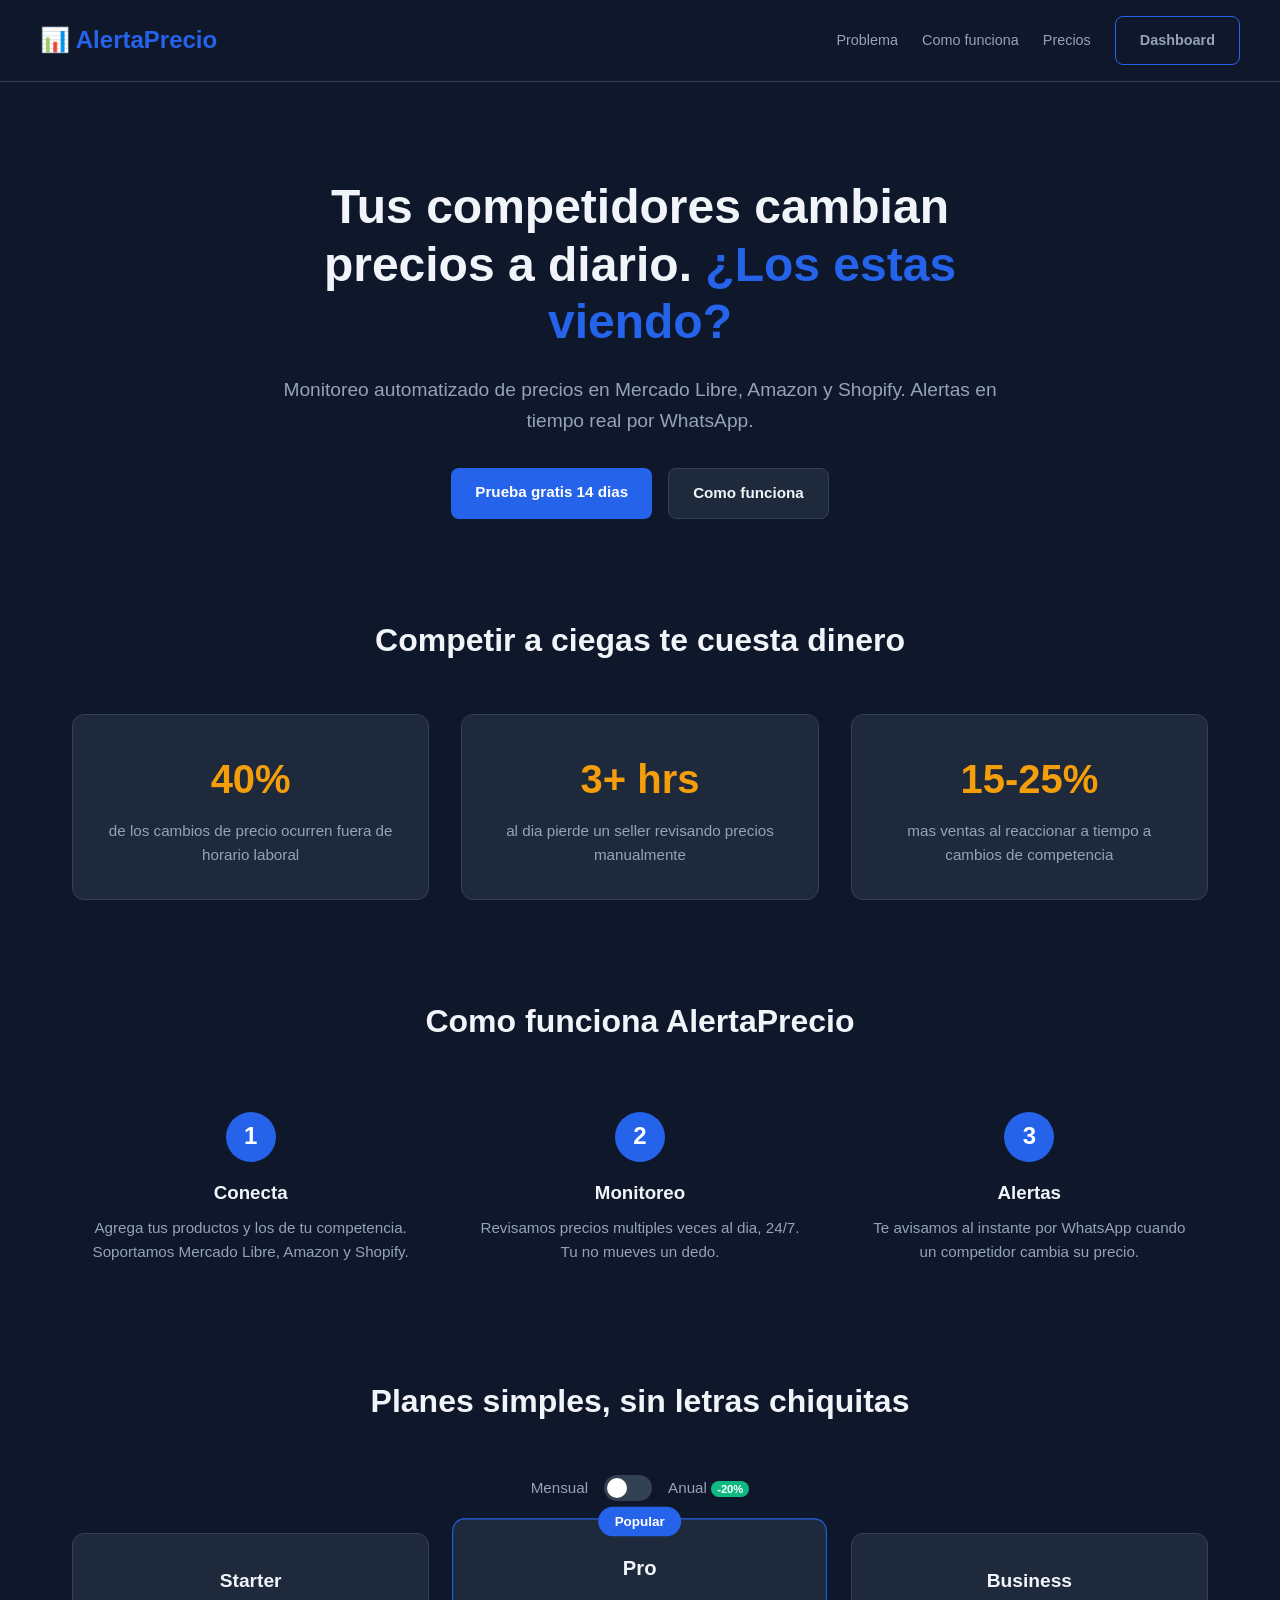
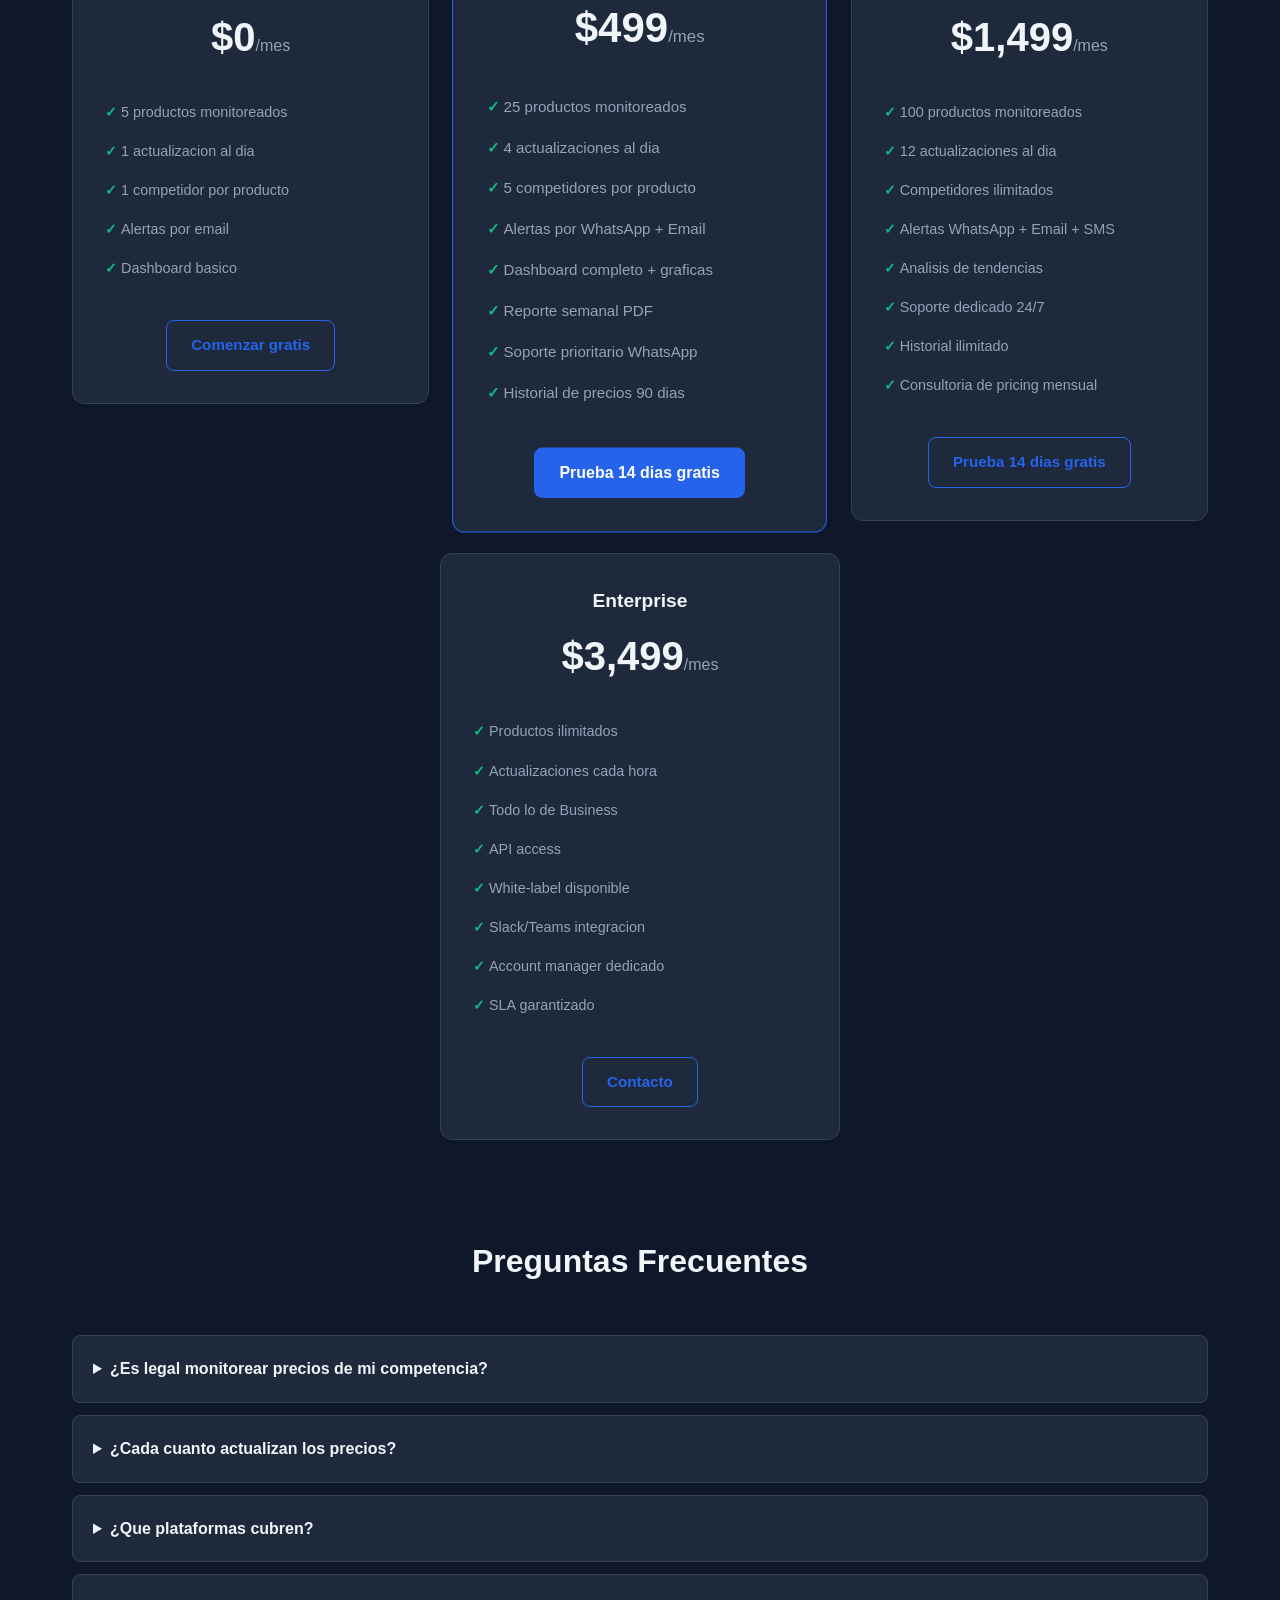
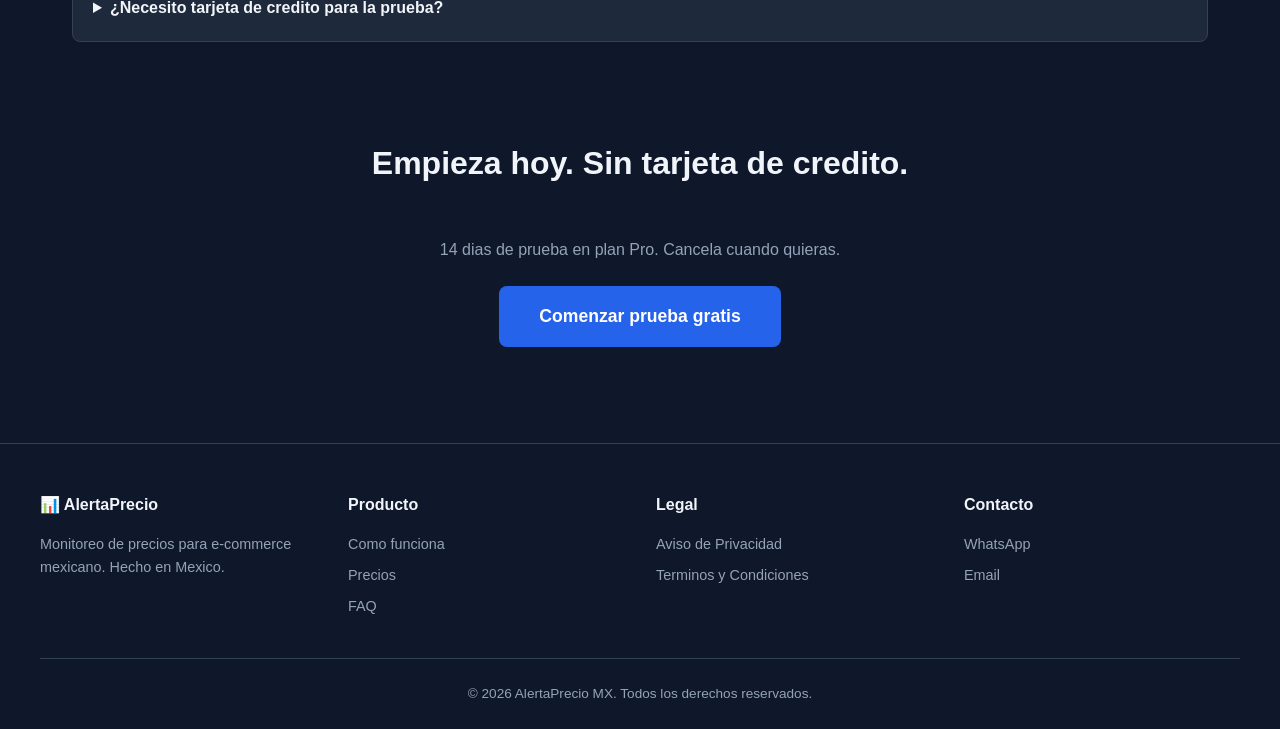
<file: index.html>
<!DOCTYPE html>
<html lang="es-MX">
<head>
  <meta charset="UTF-8">
  <meta name="viewport" content="width=device-width, initial-scale=1.0">

  <!-- SEO -->
  <title>AlertaPrecio MX — Monitoreo de Precios de Competencia</title>
  <meta name="description" content="Monitorea precios de competidores en Mercado Libre, Amazon y Shopify. Alertas en tiempo real por WhatsApp. 14 dias gratis.">
  <meta name="keywords" content="monitoreo de precios mexico, competencia mercadolibre, alertas de precio amazon, price tracking mx">
  <meta name="author" content="AlertaPrecio MX">
  <meta name="robots" content="index, follow">

  <!-- Open Graph / Social -->
  <meta property="og:title" content="AlertaPrecio MX — Monitoreo de Precios de Competencia">
  <meta property="og:description" content="Tus competidores cambian precios a diario. AlertaPrecio te avisa al instante por WhatsApp.">
  <meta property="og:type" content="website">
  <meta property="og:url" content="https://alertaprecio.mx">
  <meta property="og:locale" content="es_MX">

  <!-- Favicon -->
  <link rel="icon" type="image/svg+xml" href="data:image/svg+xml,<svg xmlns='http://www.w3.org/2000/svg' viewBox='0 0 100 100'><text y='.9em' font-size='90'>📊</text></svg>">

  <link rel="stylesheet" href="style.css">

  <!-- Schema.org -->
  <script type="application/ld+json">
  {
    "@context": "https://schema.org",
    "@type": "SoftwareApplication",
    "name": "AlertaPrecio MX",
    "applicationCategory": "BusinessApplication",
    "operatingSystem": "Web",
    "description": "Monitoreo de precios de competencia para e-commerce mexicano.",
    "offers": {
      "@type": "Offer",
      "price": "0",
      "priceCurrency": "MXN"
    }
  }
  </script>
</head>
<body>
  <header>
    <nav>
      <a href="/" class="logo" aria-label="AlertaPrecio MX — Inicio">📊 AlertaPrecio</a>
      <div class="nav-links">
        <a href="#problema">Problema</a>
        <a href="#como-funciona">Como funciona</a>
        <a href="#precios">Precios</a>
        <a href="app/" class="btn btn-outline">Dashboard</a>
      </div>
    </nav>
  </header>

  <main>
    <section class="hero">
      <h1>Tus competidores cambian precios a diario. <span class="highlight">¿Los estas viendo?</span></h1>
      <p class="hero-sub">Monitoreo automatizado de precios en Mercado Libre, Amazon y Shopify. Alertas en tiempo real por WhatsApp.</p>
      <div class="cta-group">
        <a href="#precios" class="btn btn-primary">Prueba gratis 14 dias</a>
        <a href="#como-funciona" class="btn btn-secondary">Como funciona</a>
      </div>
    </section>

    <section id="problema" class="problem">
      <h2>Competir a ciegas te cuesta dinero</h2>
      <div class="stats-grid">
        <div class="stat-card">
          <div class="stat-number">40%</div>
          <p>de los cambios de precio ocurren fuera de horario laboral</p>
        </div>
        <div class="stat-card">
          <div class="stat-number">3+ hrs</div>
          <p>al dia pierde un seller revisando precios manualmente</p>
        </div>
        <div class="stat-card">
          <div class="stat-number">15-25%</div>
          <p>mas ventas al reaccionar a tiempo a cambios de competencia</p>
        </div>
      </div>
    </section>

    <section id="como-funciona" class="how-it-works">
      <h2>Como funciona AlertaPrecio</h2>
      <div class="steps">
        <div class="step">
          <div class="step-number" aria-hidden="true">1</div>
          <h3>Conecta</h3>
          <p>Agrega tus productos y los de tu competencia. Soportamos Mercado Libre, Amazon y Shopify.</p>
        </div>
        <div class="step">
          <div class="step-number" aria-hidden="true">2</div>
          <h3>Monitoreo</h3>
          <p>Revisamos precios multiples veces al dia, 24/7. Tu no mueves un dedo.</p>
        </div>
        <div class="step">
          <div class="step-number" aria-hidden="true">3</div>
          <h3>Alertas</h3>
          <p>Te avisamos al instante por WhatsApp cuando un competidor cambia su precio.</p>
        </div>
      </div>
    </section>

    <section id="precios" class="pricing">
      <h2>Planes simples, sin letras chiquitas</h2>
      <div class="pricing-toggle">
        <span>Mensual</span>
        <label class="switch">
          <input type="checkbox" id="billingToggle">
          <span class="slider"></span>
        </label>
        <span>Anual <small class="discount-badge">-20%</small></span>
      </div>
      <div class="pricing-grid">
        <div class="pricing-card">
          <div class="plan-name">Starter</div>
          <div class="plan-price" data-monthly="0" data-annual="0">$0<span>/mes</span></div>
          <ul>
            <li>5 productos monitoreados</li>
            <li>1 actualizacion al dia</li>
            <li>1 competidor por producto</li>
            <li>Alertas por email</li>
            <li>Dashboard basico</li>
          </ul>
          <a href="#" class="btn btn-outline">Comenzar gratis</a>
        </div>

        <div class="pricing-card featured">
          <div class="plan-badge">Popular</div>
          <div class="plan-name">Pro</div>
          <div class="plan-price" data-monthly="499" data-annual="399">$499<span>/mes</span></div>
          <ul>
            <li>25 productos monitoreados</li>
            <li>4 actualizaciones al dia</li>
            <li>5 competidores por producto</li>
            <li>Alertas por WhatsApp + Email</li>
            <li>Dashboard completo + graficas</li>
            <li>Reporte semanal PDF</li>
            <li>Soporte prioritario WhatsApp</li>
            <li>Historial de precios 90 dias</li>
          </ul>
          <a href="#" class="btn btn-primary">Prueba 14 dias gratis</a>
        </div>

        <div class="pricing-card">
          <div class="plan-name">Business</div>
          <div class="plan-price" data-monthly="1499" data-annual="1199">$1,499<span>/mes</span></div>
          <ul>
            <li>100 productos monitoreados</li>
            <li>12 actualizaciones al dia</li>
            <li>Competidores ilimitados</li>
            <li>Alertas WhatsApp + Email + SMS</li>
            <li>Analisis de tendencias</li>
            <li>Soporte dedicado 24/7</li>
            <li>Historial ilimitado</li>
            <li>Consultoria de pricing mensual</li>
          </ul>
          <a href="#" class="btn btn-outline">Prueba 14 dias gratis</a>
        </div>
      </div>

      <div class="pricing-card enterprise-card">
        <div class="plan-name">Enterprise</div>
        <div class="plan-price" data-monthly="3499" data-annual="2799">$3,499<span>/mes</span></div>
        <ul>
          <li>Productos ilimitados</li>
          <li>Actualizaciones cada hora</li>
          <li>Todo lo de Business</li>
          <li>API access</li>
          <li>White-label disponible</li>
          <li>Slack/Teams integracion</li>
          <li>Account manager dedicado</li>
          <li>SLA garantizado</li>
        </ul>
        <a href="#" class="btn btn-outline">Contacto</a>
      </div>
    </section>

    <section id="faq" class="faq">
      <h2>Preguntas Frecuentes</h2>
      <details>
        <summary>¿Es legal monitorear precios de mi competencia?</summary>
        <p>Totalmente. Monitoreamos informacion publica de listings, lo mismo que harias manualmente, solo automatizado. Cumplimos con robots.txt y no extraemos datos personales.</p>
      </details>
      <details>
        <summary>¿Cada cuanto actualizan los precios?</summary>
        <p>Depende de tu plan: Starter 1 vez al dia, Pro 4 veces, Business 12 veces, Enterprise cada hora. Tu eliges la frecuencia que necesitas.</p>
      </details>
      <details>
        <summary>¿Que plataformas cubren?</summary>
        <p>Mercado Libre Mexico, Amazon Mexico, Shopify (cualquier tienda) y URLs custom. Si vendes en otra plataforma, contactanos y la agregamos.</p>
      </details>
      <details>
        <summary>¿Necesito tarjeta de credito para la prueba?</summary>
        <p>No. 14 dias gratis en plan Pro sin tarjeta. Si no te convence, no pagas nada.</p>
      </details>
    </section>

    <section class="cta-final">
      <h2>Empieza hoy. Sin tarjeta de credito.</h2>
      <p>14 dias de prueba en plan Pro. Cancela cuando quieras.</p>
      <a href="app/login.html" class="btn btn-primary btn-large">Comenzar prueba gratis</a>
    </section>
  </main>

  <footer>
    <div class="footer-content">
      <div class="footer-col">
        <h4>📊 AlertaPrecio</h4>
        <p>Monitoreo de precios para e-commerce mexicano. Hecho en Mexico.</p>
      </div>
      <div class="footer-col">
        <h4>Producto</h4>
        <a href="#como-funciona">Como funciona</a>
        <a href="#precios">Precios</a>
        <a href="#faq">FAQ</a>
      </div>
      <div class="footer-col">
        <h4>Legal</h4>
        <a href="#">Aviso de Privacidad</a>
        <a href="#">Terminos y Condiciones</a>
      </div>
      <div class="footer-col">
        <h4>Contacto</h4>
        <a href="https://wa.me/5214426475105">WhatsApp</a>
        <a href="mailto:max@alertaprecio.mx">Email</a>
      </div>
    </div>
    <div class="footer-bottom">
      <p>&copy; 2026 AlertaPrecio MX. Todos los derechos reservados.</p>
    </div>
  </footer>

  <script>
    // Pricing toggle: monthly / annual
    document.getElementById('billingToggle').addEventListener('change', function() {
      const isAnnual = this.checked;
      document.querySelectorAll('.plan-price').forEach(el => {
        const monthly = el.dataset.monthly;
        const annual = el.dataset.annual;
        if (!monthly || monthly === '0') return;
        const price = isAnnual ? annual : monthly;
        const span = el.querySelector('span');
        el.innerHTML = '$' + parseInt(price).toLocaleString('es-MX') + '<span>/mes' + (isAnnual ? ' (facturacion anual)' : '') + '</span>';
      });
    });
  </script>
</body>
</html>
</file>
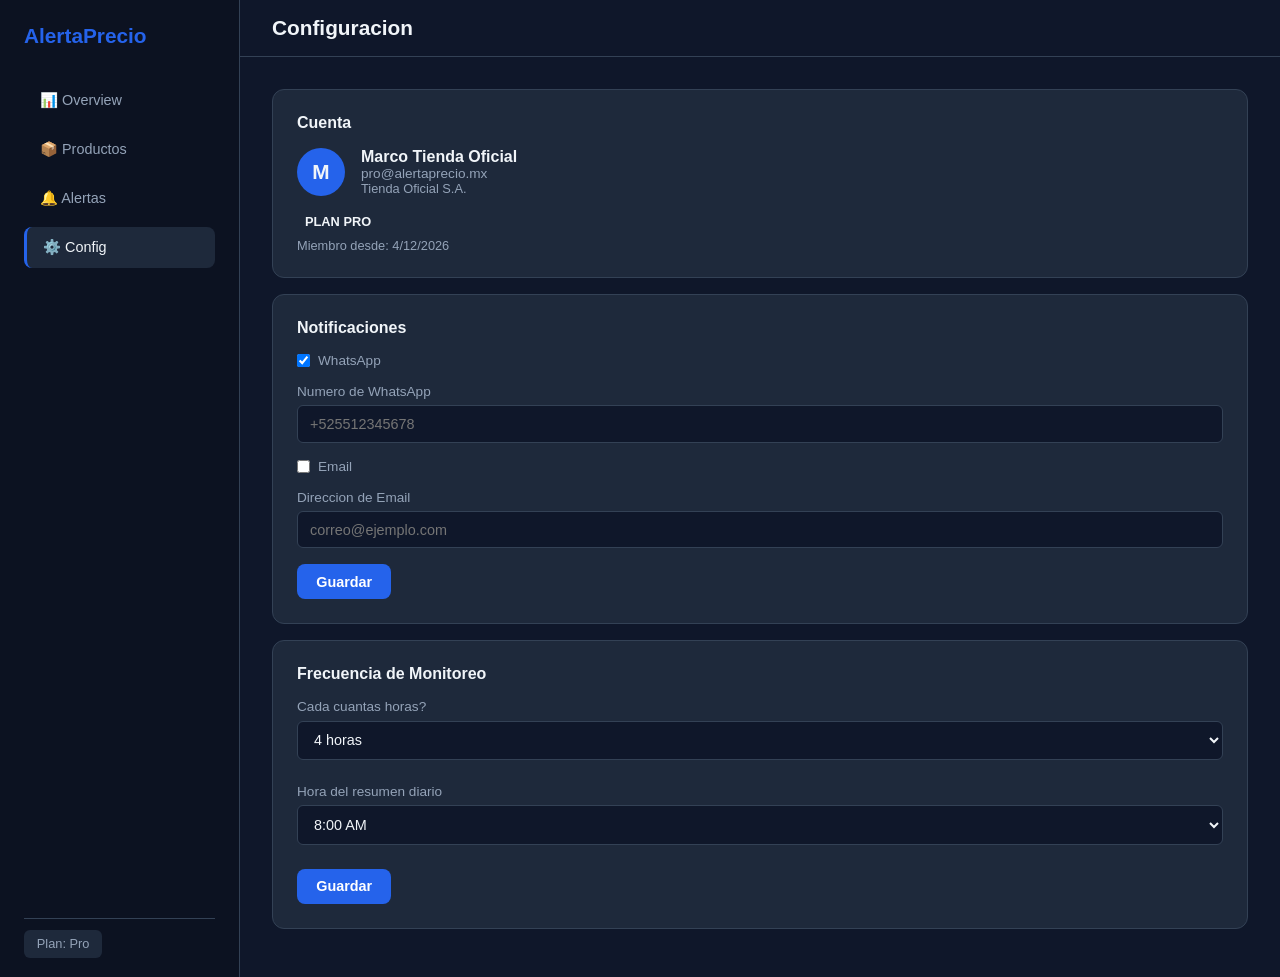
<file: app/config.html>
<!DOCTYPE html>
<html lang="es-MX">
<head>
  <meta charset="UTF-8">
  <meta name="viewport" content="width=device-width, initial-scale=1.0">
  <title>Configuracion — AlertaPrecio MX</title>
  <link rel="stylesheet" href="css/style.css">
</head>
<body>
  <div class="app">
    <aside class="sidebar">
      <div class="sidebar-logo">AlertaPrecio</div>
      <nav class="sidebar-nav">
        <a href="index.html" class="nav-item">📊 Overview</a>
        <a href="productos.html" class="nav-item">📦 Productos</a>
        <a href="alertas.html" class="nav-item">🔔 Alertas</a>
        <a href="config.html" class="nav-item active">⚙️ Config</a>
      </nav>
      <div class="sidebar-footer">
        <span class="plan-badge-sidebar" id="plan-badge">Plan: Starter</span>
      </div>
    </aside>
    <main class="main-content">
      <header class="topbar">
        <h1>Configuracion</h1>
      </header>
      <div class="content-area">
        <!-- Account Section -->
        <div class="config-section">
          <h2>Cuenta</h2>
          <div id="account-info">
            <div class="loading">Cargando...</div>
          </div>
        </div>

        <!-- Notifications Section -->
        <div class="config-section">
          <h2>Notificaciones</h2>
          <form id="notifications-form">
            <div class="form-group">
              <label class="checkbox-label">
                <input type="checkbox" id="notify-whatsapp" checked>
                WhatsApp
              </label>
            </div>
            <div class="form-group">
              <label for="notify-whatsapp-number">Numero de WhatsApp</label>
              <input type="tel" id="notify-whatsapp-number" placeholder="+525512345678">
            </div>
            <div class="form-group">
              <label class="checkbox-label">
                <input type="checkbox" id="notify-email">
                Email
              </label>
            </div>
            <div class="form-group">
              <label for="notify-email-addr">Direccion de Email</label>
              <input type="email" id="notify-email-addr" placeholder="correo@ejemplo.com">
            </div>
            <button type="submit" class="btn btn-primary">Guardar</button>
          </form>
        </div>

        <!-- Monitor Section -->
        <div class="config-section">
          <h2>Frecuencia de Monitoreo</h2>
          <form id="monitor-form">
            <div class="form-group">
              <label for="monitor-frequency">Cada cuantas horas?</label>
              <select id="monitor-frequency">
                <option value="4">4 horas</option>
                <option value="6">6 horas</option>
                <option value="12">12 horas</option>
                <option value="24">24 horas (diario)</option>
              </select>
            </div>
            <div class="form-group">
              <label for="monitor-digest">Hora del resumen diario</label>
              <select id="monitor-digest">
                <option value="8">8:00 AM</option>
                <option value="9">9:00 AM</option>
                <option value="10">10:00 AM</option>
                <option value="18">6:00 PM</option>
              </select>
            </div>
            <button type="submit" class="btn btn-primary">Guardar</button>
          </form>
        </div>
      </div>
    </main>
  </div>
  <script src="js/api.js"></script>
  <script src="js/app.js"></script>
</body>
</html>
</file>
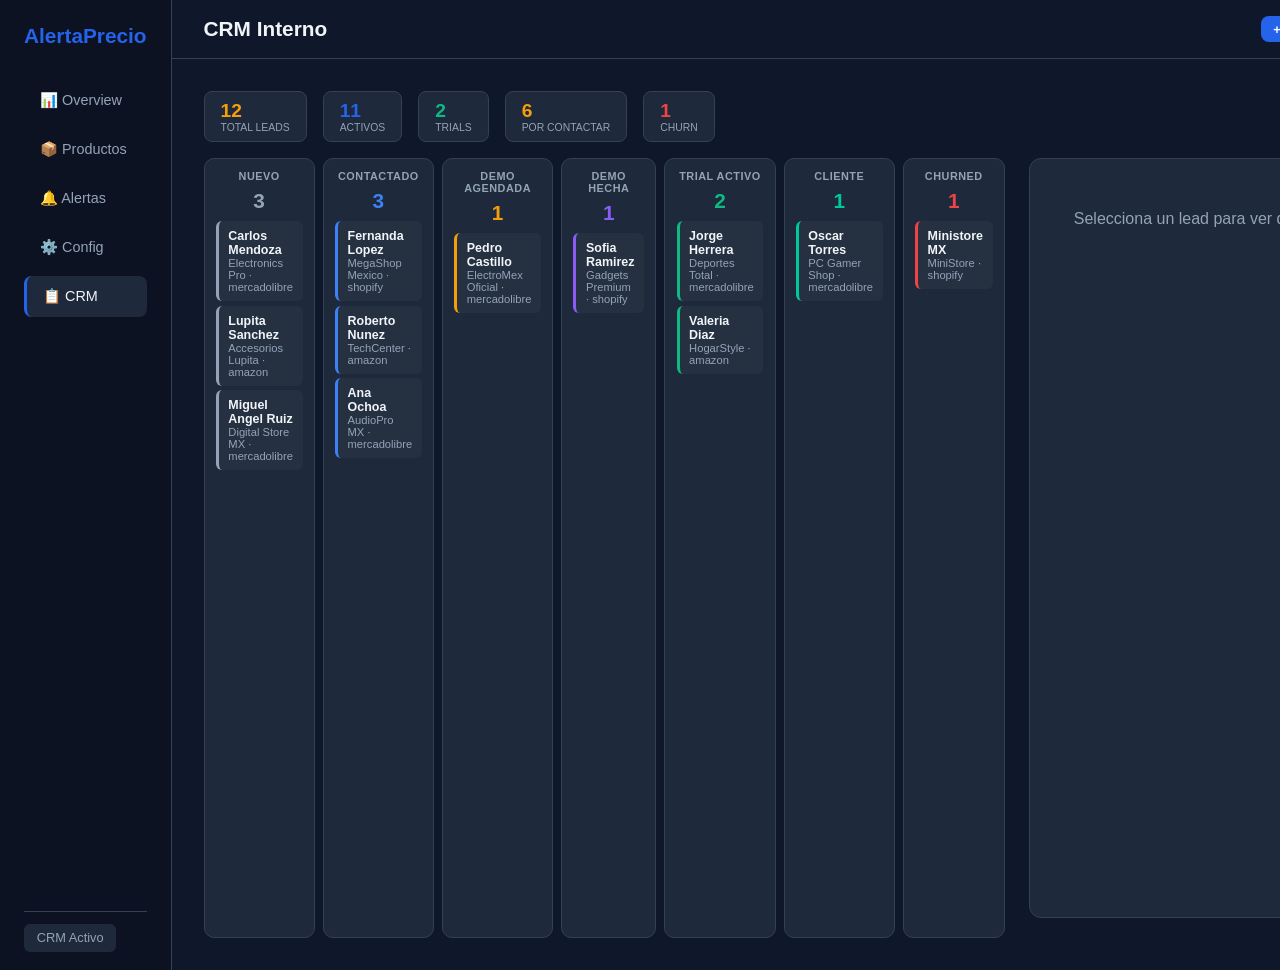
<file: app/crm.html>
<!DOCTYPE html>
<html lang="es-MX">
<head>
<meta charset="UTF-8">
<meta name="viewport" content="width=device-width, initial-scale=1.0">
<title>CRM — AlertaPrecio MX</title>
<link rel="stylesheet" href="css/style.css">
<style>
.crm-layout { display: grid; grid-template-columns: 1fr 340px; gap: 1.5rem; min-height: calc(100vh - 120px); }
.pipeline-col { background: var(--bg-card); border: 1px solid var(--border); border-radius: 10px; padding: 0.7rem; display: flex; flex-direction: column; }
.pipeline-col h3 { font-size: 0.68rem; text-transform: uppercase; letter-spacing: 0.5px; color: var(--text-muted); margin-bottom: 0.4rem; text-align: center; }
.pipeline-col .count { font-size: 1.3rem; font-weight: 800; text-align: center; color: var(--accent); margin-bottom: 0.5rem; }
.lead-card {
  background: rgba(255,255,255,0.03); border-radius: 6px; padding: 0.5rem 0.6rem;
  margin-bottom: 0.3rem; font-size: 0.78rem; cursor: pointer;
  border-left: 3px solid var(--primary); transition: all 0.15s;
}
.lead-card:hover { background: rgba(37,99,235,0.15); border-left-color: var(--accent); }
.lead-card .ln { font-weight: 600; }
.lead-card .lc { color: var(--text-muted); font-size: 0.7rem; }
.lead-panel { background: var(--bg-card); border: 1px solid var(--border); border-radius: 12px; padding: 1.2rem; position: sticky; top: 1rem; max-height: calc(100vh - 140px); overflow-y: auto; }
.lead-panel h2 { font-size: 1rem; margin-bottom: 1rem; }
.lead-panel .field { margin-bottom: 0.8rem; }
.lead-panel .field label { display: block; font-size: 0.72rem; color: var(--text-muted); text-transform: uppercase; letter-spacing: 0.5px; margin-bottom: 0.2rem; }
.lead-panel .field input, .lead-panel .field select {
  width: 100%; padding: 0.5rem 0.6rem; background: var(--bg); border: 1px solid var(--border);
  border-radius: 6px; color: var(--text); font-size: 0.85rem;
}
.lead-panel .field input:focus, .lead-panel .field select:focus { outline: none; border-color: var(--primary); }
.contact-row { display: flex; align-items: center; gap: 0.5rem; padding: 0.35rem 0; font-size: 0.78rem; border-bottom: 1px solid var(--border); }
.contact-row .type { color: var(--accent); font-weight: 600; font-size: 0.68rem; }
.contact-row .notes { color: var(--text-muted); flex: 1; }
.actions { display: flex; gap: 0.4rem; margin-top: 1rem; flex-wrap: wrap; }
.empty-pipeline { text-align: center; color: var(--text-muted); padding: 2rem; font-size: 0.85rem; }
.empty-pipeline button { margin-top: 0.5rem; }
.stats-bar { display: flex; gap: 1rem; margin-bottom: 1rem; flex-wrap: wrap; }
.stat-pill { background: var(--bg-card); border: 1px solid var(--border); border-radius: 8px; padding: 0.5rem 1rem; font-size: 0.78rem; }
.stat-pill .sv { font-size: 1.2rem; font-weight: 700; }
.stat-pill .sl { font-size: 0.65rem; color: var(--text-muted); text-transform: uppercase; }
</style>
</head>
<body>
<div class="app">
<aside class="sidebar">
  <div class="sidebar-logo">AlertaPrecio</div>
  <nav class="sidebar-nav">
    <a href="index.html" class="nav-item">📊 Overview</a>
    <a href="productos.html" class="nav-item">📦 Productos</a>
    <a href="alertas.html" class="nav-item">🔔 Alertas</a>
    <a href="config.html" class="nav-item">⚙️ Config</a>
    <a href="crm.html" class="nav-item active">📋 CRM</a>
  </nav>
  <div class="sidebar-footer"><span class="plan-badge-sidebar">CRM Activo</span></div>
</aside>
<main class="main-content">
<header class="topbar">
  <h1>CRM Interno</h1>
  <div><button class="btn btn-primary btn-sm" onclick="newLead()">+ Nuevo Lead</button></div>
</header>
<div class="content-area">
  <div class="stats-bar" id="stats-bar"></div>
  <div class="crm-layout">
    <div id="pipeline-container" style="display:grid;grid-template-columns:repeat(7,1fr);gap:0.5rem"></div>
    <div class="lead-panel" id="lead-panel">
      <p style="color:var(--text-muted);text-align:center;padding-top:2rem">Selecciona un lead para ver detalle</p>
    </div>
  </div>
</div>
</main>
</div>

<script>
// ========== DATA STORE (localStorage) ==========
var STAGES = ['lead_nuevo','contactado','demo_agendada','demo_realizada','trial_activo','cliente','churned'];
var STAGE_LABELS = {lead_nuevo:'Nuevo',contactado:'Contactado',demo_agendada:'Demo Agendada',demo_realizada:'Demo Hecha',trial_activo:'Trial Activo',cliente:'Cliente',churned:'Churned'};
var STAGE_COLORS = {lead_nuevo:'#94a3b8',contactado:'#3b82f6',demo_agendada:'#f59e0b',demo_realizada:'#8b5cf6',trial_activo:'#10b981',cliente:'#00c896',churned:'#ef4444'};

function loadLeads() {
  var raw = localStorage.getItem('crm_leads');
  return raw ? JSON.parse(raw) : [];
}
function saveLeads(leads) {
  localStorage.setItem('crm_leads', JSON.stringify(leads));
}
function loadContacts() {
  var raw = localStorage.getItem('crm_contacts');
  return raw ? JSON.parse(raw) : [];
}
function saveContacts(contacts) {
  localStorage.setItem('crm_contacts', JSON.stringify(contacts));
}

// Seed data if empty
if (!localStorage.getItem('crm_leads')) {
  var seed = [
    {id:1,name:'Carlos Mendoza',company:'Electronics Pro',email:'carlos@electropro.mx',whatsapp:'+525518887766',platform:'mercadolibre',category:'Electrónicos',stage:'lead_nuevo',source:'directo',notes:''},
    {id:2,name:'Lupita Sanchez',company:'Accesorios Lupita',email:'lupita@accesorios.mx',whatsapp:'+525531234567',platform:'amazon',category:'Moda',stage:'lead_nuevo',source:'directo',notes:''},
    {id:3,name:'Miguel Angel Ruiz',company:'Digital Store MX',email:'miguel@digitalstore.mx',whatsapp:'+525541112233',platform:'mercadolibre',category:'Videojuegos',stage:'lead_nuevo',source:'directo',notes:''},
    {id:4,name:'Fernanda Lopez',company:'MegaShop Mexico',email:'fer@megashop.mx',whatsapp:'+525558889900',platform:'shopify',category:'Electrónicos',stage:'contactado',source:'directo',notes:'Interesada en plan Pro'},
    {id:5,name:'Roberto Nunez',company:'TechCenter',email:'roberto@techcenter.mx',whatsapp:'+525572223344',platform:'amazon',category:'Audio',stage:'contactado',source:'directo',notes:''},
    {id:6,name:'Ana Ochoa',company:'AudioPro MX',email:'ana@audiopro.mx',whatsapp:'+525563334455',platform:'mercadolibre',category:'Audio',stage:'contactado',source:'directo',notes:''},
    {id:7,name:'Pedro Castillo',company:'ElectroMex Oficial',email:'pedro@electromex.mx',whatsapp:'+525591122233',platform:'mercadolibre',category:'Electrónicos',stage:'demo_agendada',source:'directo',notes:'Demo miercoles 3pm'},
    {id:8,name:'Sofia Ramirez',company:'Gadgets Premium',email:'sofia@gadgets.mx',whatsapp:'+525544556677',platform:'shopify',category:'Electrónicos',stage:'demo_realizada',source:'directo',notes:'Quiere trial de 14 dias'},
    {id:9,name:'Jorge Herrera',company:'Deportes Total',email:'jorge@deportes.mx',whatsapp:'+525577889900',platform:'mercadolibre',category:'Deportes',stage:'trial_activo',source:'directo',notes:''},
    {id:10,name:'Valeria Diaz',company:'HogarStyle',email:'valeria@hogarstyle.mx',whatsapp:'+525533221100',platform:'amazon',category:'Hogar',stage:'trial_activo',source:'directo',notes:''},
    {id:11,name:'Oscar Torres',company:'PC Gamer Shop',email:'oscar@pcgamer.mx',whatsapp:'+525566554433',platform:'mercadolibre',category:'Electrónicos',stage:'cliente',source:'directo',notes:'Plan Pro — $499/mes'},
    {id:12,name:'Ministore MX',company:'MiniStore',email:'',whatsapp:'+525599887766',platform:'shopify',category:'Moda',stage:'churned',source:'directo',notes:'Cerro tienda'},
  ];
  saveLeads(seed);
  var seedContacts = [
    {id:1,lead_id:4,type:'whatsapp',result:'interesado',notes:'Quiere demo el lunes',created_at:new Date().toISOString()},
    {id:2,lead_id:5,type:'email',result:'pendiente',notes:'Esperando respuesta',created_at:new Date().toISOString()},
    {id:3,lead_id:6,type:'whatsapp',result:'confirmada',notes:'Demo miercoles 3pm',created_at:new Date().toISOString()},
    {id:4,lead_id:7,type:'whatsapp',result:'confirmada',notes:'Confirmo asistencia',created_at:new Date().toISOString()},
    {id:5,lead_id:11,type:'email',result:'cliente',notes:'Facturacion enviada',created_at:new Date().toISOString()},
  ];
  saveContacts(seedContacts);
}

// ========== RENDER ==========
var selectedLead = null;

function render() {
  var leads = loadLeads();
  var container = document.getElementById('pipeline-container');
  var html = '';
  STAGES.forEach(function(stage) {
    var stageLeads = leads.filter(function(l) { return l.stage === stage; });
    html += '<div class="pipeline-col"><h3>' + STAGE_LABELS[stage] + '</h3><div class="count" style="color:' + (STAGE_COLORS[stage]||'#fff') + '">' + stageLeads.length + '</div>';
    stageLeads.forEach(function(l) {
      html += '<div class="lead-card" style="border-left-color:' + (STAGE_COLORS[stage]||'#fff') + '" onclick="selectLead(' + l.id + ')" draggable="true" data-id="' + l.id + '">'
        + '<div class="ln">' + esc(l.name) + '</div>'
        + '<div class="lc">' + esc(l.company) + ' · ' + esc(l.platform) + '</div></div>';
    });
    html += '</div>';
  });
  container.innerHTML = html;

  // Stats
  var stats = document.getElementById('stats-bar');
  stats.innerHTML = '<div class="stat-pill"><div class="sv" style="color:var(--accent)">' + leads.length + '</div><div class="sl">Total Leads</div></div>'
    + '<div class="stat-pill"><div class="sv" style="color:var(--primary)">' + leads.filter(function(l){return l.stage!=='churned'}).length + '</div><div class="sl">Activos</div></div>'
    + '<div class="stat-pill"><div class="sv" style="color:var(--success)">' + leads.filter(function(l){return l.stage==='trial_activo'}).length + '</div><div class="sl">Trials</div></div>'
    + '<div class="stat-pill"><div class="sv" style="color:#f59e0b">' + leads.filter(function(l){return l.stage==='lead_nuevo'||l.stage==='contactado'}).length + '</div><div class="sl">Por Contactar</div></div>'
    + '<div class="stat-pill"><div class="sv" style="color:var(--danger)">' + leads.filter(function(l){return l.stage==='churned'}).length + '</div><div class="sl">Churn</div></div>';

  // Update panel if lead selected
  if (selectedLead) {
    var updated = leads.find(function(l) { return l.id === selectedLead.id; });
    if (updated) showLeadPanel(updated);
  }
}

function selectLead(id) {
  var leads = loadLeads();
  selectedLead = leads.find(function(l) { return l.id === id; });
  if (selectedLead) showLeadPanel(selectedLead);
}

function showLeadPanel(lead) {
  var contacts = loadContacts().filter(function(c) { return c.lead_id === lead.id; });
  var panel = document.getElementById('lead-panel');
  panel.innerHTML = '<h2>' + esc(lead.name) + '</h2>'
    + '<div class="field"><label>Empresa</label><input id="edit-company" value="' + esc(lead.company) + '"></div>'
    + '<div class="field"><label>Email</label><input id="edit-email" type="email" value="' + esc(lead.email||'') + '"></div>'
    + '<div class="field"><label>WhatsApp</label><input id="edit-whatsapp" value="' + esc(lead.whatsapp||'') + '"></div>'
    + '<div class="field"><label>Plataforma</label><select id="edit-platform"><option value="mercadolibre"' + (lead.platform==='mercadolibre'?' selected':'') + '>Mercado Libre</option><option value="amazon"' + (lead.platform==='amazon'?' selected':'') + '>Amazon</option><option value="shopify"' + (lead.platform==='shopify'?' selected':'') + '>Shopify</option><option value="other"' + (lead.platform==='other'?' selected':'') + '>Otra</option></select></div>'
    + '<div class="field"><label>Categoria</label><input id="edit-category" value="' + esc(lead.category||'') + '"></div>'
    + '<div class="field"><label>Etapa</label><select id="edit-stage">'
    + STAGES.map(function(s) { return '<option value="' + s + '"' + (lead.stage===s?' selected':'') + '>' + STAGE_LABELS[s] + '</option>'; }).join('')
    + '</select></div>'
    + '<div class="field"><label>Notas</label><input id="edit-notes" value="' + esc(lead.notes||'') + '"></div>'
    + '<div class="actions">'
    + '<button class="btn btn-sm btn-primary" onclick="saveLead(' + lead.id + ')">💾 Guardar</button>'
    + '<button class="btn btn-sm btn-danger" onclick="deleteLead(' + lead.id + ')">🗑️ Eliminar</button>'
    + '</div>'
    + '<div style="margin-top:1rem"><strong style="font-size:0.8rem">Contactos (' + contacts.length + ')</strong></div>'
    + contacts.map(function(c) {
        return '<div class="contact-row"><span class="type">' + c.type.toUpperCase() + '</span><span class="notes">' + esc(c.result||'') + ': ' + esc(c.notes||'') + '</span></div>';
      }).join('')
    + '<button class="btn btn-sm" style="margin-top:0.5rem;width:100%" onclick="addContact(' + lead.id + ')">+ Agregar Contacto</button>';
}

function saveLead(id) {
  var leads = loadLeads();
  var idx = leads.findIndex(function(l) { return l.id === id; });
  if (idx < 0) return;
  leads[idx].company = document.getElementById('edit-company').value.trim();
  leads[idx].email = document.getElementById('edit-email').value.trim();
  leads[idx].whatsapp = document.getElementById('edit-whatsapp').value.trim();
  leads[idx].platform = document.getElementById('edit-platform').value;
  leads[idx].category = document.getElementById('edit-category').value.trim();
  leads[idx].stage = document.getElementById('edit-stage').value;
  leads[idx].notes = document.getElementById('edit-notes').value.trim();
  saveLeads(leads);
  selectedLead = leads[idx];
  render();
}

function deleteLead(id) {
  if (!confirm('Eliminar este lead?')) return;
  var leads = loadLeads().filter(function(l) { return l.id !== id; });
  saveLeads(leads);
  var contacts = loadContacts().filter(function(c) { return c.lead_id !== id; });
  saveContacts(contacts);
  selectedLead = null;
  document.getElementById('lead-panel').innerHTML = '<p style="color:var(--text-muted);text-align:center;padding-top:2rem">Selecciona un lead</p>';
  render();
}

function newLead() {
  var name = prompt('Nombre del lead:');
  if (!name) return;
  var leads = loadLeads();
  var maxId = leads.length > 0 ? Math.max.apply(null, leads.map(function(l){return l.id;})) : 0;
  var lead = {id:maxId+1,name:name,company:'',email:'',whatsapp:'',platform:'mercadolibre',category:'',stage:'lead_nuevo',source:'manual',notes:''};
  leads.push(lead);
  saveLeads(leads);
  selectedLead = lead;
  render();
  showLeadPanel(lead);
}

function addContact(leadId) {
  var type = prompt('Tipo (whatsapp/email/llamada/demo):', 'whatsapp');
  if (!type) return;
  var result = prompt('Resultado:', 'contactado');
  var notes = prompt('Notas:', '');
  var contacts = loadContacts();
  var maxId = contacts.length > 0 ? Math.max.apply(null, contacts.map(function(c){return c.id;})) : 0;
  contacts.push({id:maxId+1,lead_id:leadId,type:type,result:result||'',notes:notes||'',created_at:new Date().toISOString()});
  saveContacts(contacts);
  showLeadPanel(selectedLead);
}

function esc(s) {
  var d = document.createElement('div');
  d.textContent = (s||'').toString();
  return d.innerHTML;
}

render();
</script>
</body>
</html>
</file>
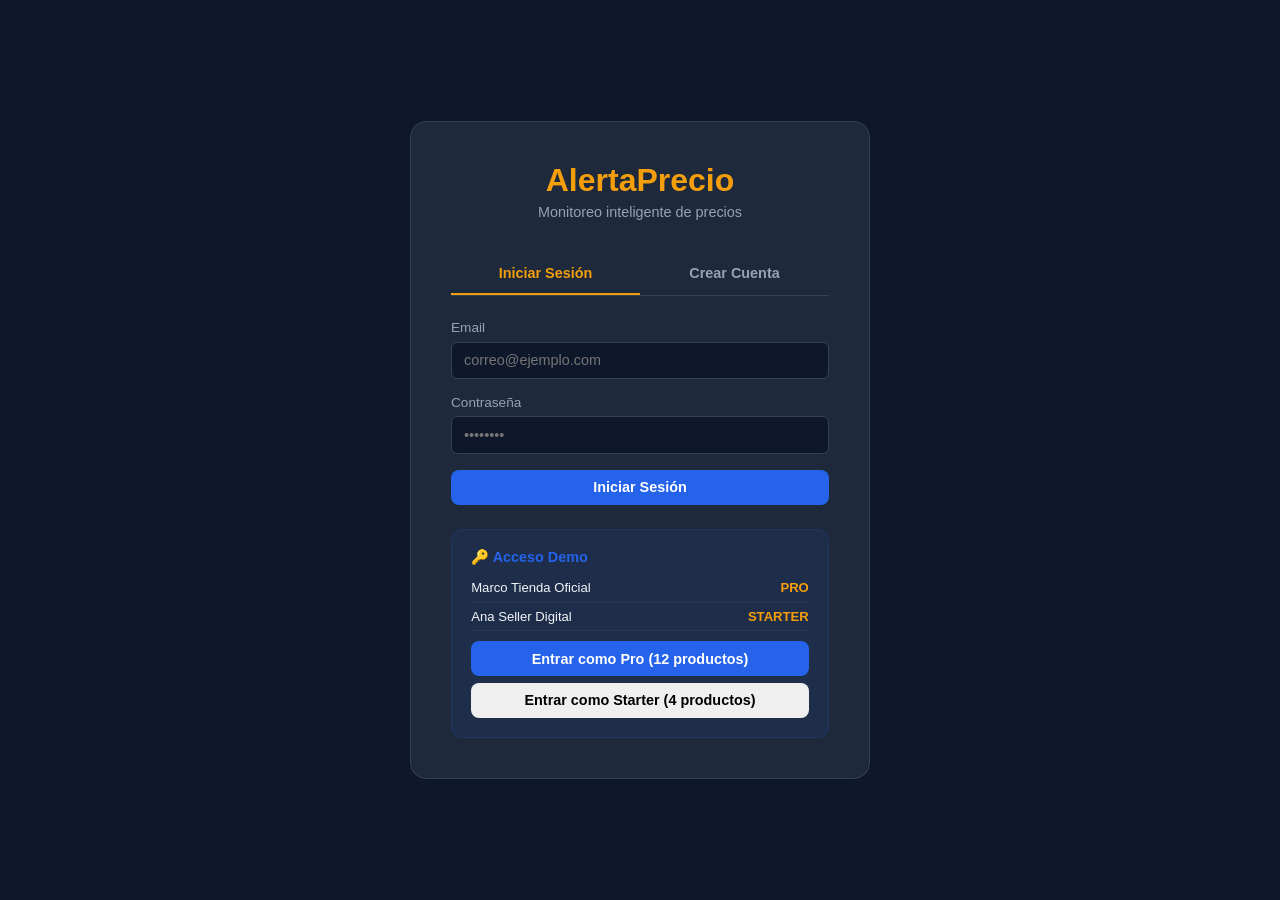
<file: app/login.html>
<!DOCTYPE html>
<html lang="es-MX">
<head>
  <meta charset="UTF-8">
  <meta name="viewport" content="width=device-width, initial-scale=1.0">
  <title>AlertaPrecio MX — Dashboard</title>
  <link rel="stylesheet" href="css/style.css">
  <style>
    body { display: flex; align-items: center; justify-content: center; min-height: 100vh; background: var(--bg); }
    .auth-container { width: 100%; max-width: 460px; }
    .auth-box {
      background: var(--bg-card); padding: 2.5rem; border-radius: 16px;
      border: 1px solid var(--border);
    }
    .auth-box h1 { text-align: center; color: var(--accent); margin-bottom: 0.3rem; }
    .auth-box .subtitle { text-align: center; color: var(--text-muted); margin-bottom: 2rem; font-size: 0.9rem; }
    .auth-tabs { display: flex; margin-bottom: 1.5rem; border-bottom: 1px solid var(--border); }
    .auth-tab {
      flex: 1; padding: 0.8rem; text-align: center; cursor: pointer;
      color: var(--text-muted); font-weight: 600; font-size: 0.9rem;
      border-bottom: 2px solid transparent; transition: all 0.2s;
    }
    .auth-tab.active { color: var(--accent); border-bottom-color: var(--accent); }
    .auth-form { display: none; }
    .auth-form.active { display: block; }
    .form-row { display: flex; gap: 0.75rem; }
    .form-row .form-group { flex: 1; }
    .demo-card {
      background: rgba(37,99,235,0.08); border: 1px solid rgba(37,99,235,0.15);
      border-radius: 12px; padding: 1.2rem; margin-top: 1.5rem;
    }
    .demo-card h3 { color: var(--primary); margin-bottom: 0.5rem; font-size: 0.9rem; }
    .demo-row {
      display: flex; justify-content: space-between; align-items: center;
      padding: 0.4rem 0; font-size: 0.82rem;
      border-bottom: 1px solid rgba(255,255,255,0.04);
    }
    .demo-row:last-child { border: none; }
    .demo-btn { width: 100%; margin-top: 0.6rem; }
    .error-msg { color: var(--danger); font-size: 0.82rem; margin: 0.5rem 0; display: none; }
    .success-msg { color: var(--success); font-size: 0.82rem; margin: 0.5rem 0; display: none; }
    /* Register success page */
    .success-page { text-align: center; padding: 2rem 0; display: none; }
    .success-page .check { font-size: 4rem; margin-bottom: 1rem; }
    .success-page h2 { color: var(--success); margin-bottom: 0.5rem; }
  </style>
</head>
<body>
  <div class="auth-container">
    <div class="auth-box">
      <h1>AlertaPrecio</h1>
      <p class="subtitle">Monitoreo inteligente de precios</p>

      <!-- Tabs -->
      <div class="auth-tabs">
        <div class="auth-tab active" onclick="switchTab('login')">Iniciar Sesión</div>
        <div class="auth-tab" onclick="switchTab('register')">Crear Cuenta</div>
      </div>

      <!-- Login Form -->
      <form class="auth-form active" id="login-form" onsubmit="handleLogin(event)">
        <div class="form-group">
          <label>Email</label>
          <input type="email" id="login-email" placeholder="correo@ejemplo.com" required>
        </div>
        <div class="form-group">
          <label>Contraseña</label>
          <input type="password" id="login-password" placeholder="••••••••" required>
        </div>
        <div class="error-msg" id="login-error"></div>
        <button type="submit" class="btn btn-primary" style="width:100%">Iniciar Sesión</button>
      </form>

      <!-- Register Form -->
      <form class="auth-form" id="register-form" onsubmit="handleRegister(event)">
        <div class="form-row">
          <div class="form-group">
            <label>Nombre</label>
            <input type="text" id="reg-name" placeholder="Tu nombre" required>
          </div>
          <div class="form-group">
            <label>Apellido</label>
            <input type="text" id="reg-lastname" placeholder="Tu apellido">
          </div>
        </div>
        <div class="form-group">
          <label>Nombre de la Empresa</label>
          <input type="text" id="reg-company" placeholder="Tienda Oficial S.A. (opcional)">
        </div>
        <div class="form-group">
          <label>Email</label>
          <input type="email" id="reg-email" placeholder="correo@ejemplo.com" required>
        </div>
        <div class="form-group">
          <label>WhatsApp</label>
          <input type="tel" id="reg-whatsapp" placeholder="+52 55 1234 5678">
        </div>
        <div class="form-row">
          <div class="form-group">
            <label>Contraseña</label>
            <input type="password" id="reg-password" placeholder="Mínimo 8 caracteres" required minlength="8">
          </div>
          <div class="form-group">
            <label>Confirmar</label>
            <input type="password" id="reg-password2" placeholder="Repite la contraseña" required minlength="8">
          </div>
        </div>
        <div class="form-group">
          <label>
            <input type="checkbox" id="reg-terms" required style="width:auto; margin-right:0.5rem">
            Acepto los términos y condiciones
          </label>
        </div>
        <div class="error-msg" id="reg-error"></div>
        <div class="success-msg" id="reg-success"></div>
        <button type="submit" class="btn btn-primary" style="width:100%">Comenzar Prueba Gratis de 14 Días</button>
        <p style="text-align:center; font-size:0.77rem; color:var(--text-muted); margin-top:0.75rem">
          Sin tarjeta de crédito • Cancela cuando quieras
        </p>
      </form>

      <!-- Post-register success -->
      <div class="success-page" id="success-page">
        <div class="check">✅</div>
        <h2>¡Cuenta Creada!</h2>
        <p style="color:var(--text-muted); margin-bottom:1.5rem">Tu prueba gratuita de 14 días en plan <strong>Pro</strong> está activa. Redirigiendo al dashboard...</p>
      </div>

      <!-- Demo Quick Access -->
      <div class="demo-card">
        <h3>🔑 Acceso Demo</h3>
        <div class="demo-row"><span>Marco Tienda Oficial</span><span style="color:var(--accent);font-weight:600">PRO</span></div>
        <div class="demo-row"><span>Ana Seller Digital</span><span style="color:var(--accent);font-weight:600">STARTER</span></div>
        <button class="btn btn-primary demo-btn" onclick="loginAs('pro')">Entrar como Pro (12 productos)</button>
        <button class="btn btn-outline demo-btn" onclick="loginAs('starter')" style="margin-top:0.4rem">Entrar como Starter (4 productos)</button>
      </div>
    </div>
  </div>

  <script>
  function switchTab(tab) {
    document.querySelectorAll('.auth-tab').forEach(t => t.classList.remove('active'));
    document.querySelectorAll('.auth-form').forEach(f => f.classList.remove('active'));
    document.querySelector(`.auth-tab:nth-child(${tab === 'login' ? 1 : 2})`).classList.add('active');
    document.getElementById(tab + '-form').classList.add('active');
    document.querySelectorAll('.error-msg').forEach(e => e.style.display = 'none');
  }

  function handleLogin(e) {
    e.preventDefault();
    var email = document.getElementById('login-email').value.trim();
    var pass = document.getElementById('login-password').value;
    if (!email || !pass) {
      showError('login-error', 'Completa todos los campos');
      return;
    }
    // Demo login
    localStorage.setItem('alertaprecio_token', 'demo_token');
    localStorage.setItem('alertaprecio_user', JSON.stringify({
      id: 1, name: email.split('@')[0], email: email, plan: 'pro'
    }));
    window.location.href = 'index.html';
  }

  function handleRegister(e) {
    e.preventDefault();
    var name = document.getElementById('reg-name').value.trim();
    var email = document.getElementById('reg-email').value.trim();
    var pass = document.getElementById('reg-password').value;
    var pass2 = document.getElementById('reg-password2').value;
    var phone = document.getElementById('reg-whatsapp').value.trim();
    var company = document.getElementById('reg-company').value.trim();
    var terms = document.getElementById('reg-terms').checked;

    if (!name || !email || !pass) { showError('reg-error', 'Nombre, email y contraseña son requeridos'); return; }
    if (pass.length < 8) { showError('reg-error', 'La contraseña debe tener al menos 8 caracteres'); return; }
    if (pass !== pass2) { showError('reg-error', 'Las contraseñas no coinciden'); return; }
    if (!terms) { showError('reg-error', 'Debes aceptar los términos'); return; }

    // Simulate registration
    document.getElementById('register-form').style.display = 'none';
    document.getElementById('success-page').style.display = 'block';

    localStorage.setItem('alertaprecio_token', 'demo_token_new');
    localStorage.setItem('alertaprecio_user', JSON.stringify({
      id: Date.now(), name: name, email: email, company: company,
      phone: phone, plan: 'pro', trial_ends: new Date(Date.now() + 14*86400000).toISOString()
    }));

    setTimeout(function() { window.location.href = 'index.html'; }, 2000);
  }

  function showError(id, msg) {
    var el = document.getElementById(id);
    el.textContent = msg;
    el.style.display = 'block';
    setTimeout(function() { el.style.display = 'none'; }, 4000);
  }

  function loginAs(plan) {
    localStorage.setItem('alertaprecio_token', 'demo_' + plan);
    localStorage.setItem('alertaprecio_user', JSON.stringify({
      id: plan === 'pro' ? 1 : 2,
      name: plan === 'pro' ? 'Marco Tienda Oficial' : 'Ana Seller Digital',
      email: plan + '@alertaprecio.mx',
      company: plan === 'pro' ? 'Tienda Oficial S.A.' : 'Digital Seller MX',
      plan: plan
    }));
    window.location.href = 'index.html';
  }
  </script>
</body>
</html>
</file>
<file: style.css>
/* AlertaPrecio MX — Landing Page Styles v1.0 */

:root {
  --primary: #2563eb;
  --primary-hover: #1d4ed8;
  --bg: #0f172a;
  --bg-card: #1e293b;
  --text: #f1f5f9;
  --text-muted: #94a3b8;
  --border: #334155;
  --accent: #f59e0b;
  --success: #10b981;
}

* { margin: 0; padding: 0; box-sizing: border-box; }

body {
  font-family: -apple-system, BlinkMacSystemFont, 'Segoe UI', Roboto, sans-serif;
  background: var(--bg);
  color: var(--text);
  line-height: 1.6;
}

/* Nav */
header {
  padding: 1rem 2rem;
  border-bottom: 1px solid var(--border);
  position: sticky;
  top: 0;
  background: var(--bg);
  z-index: 100;
}

nav {
  max-width: 1200px;
  margin: 0 auto;
  display: flex;
  justify-content: space-between;
  align-items: center;
}

.logo {
  font-size: 1.5rem;
  font-weight: 700;
  color: var(--primary);
  text-decoration: none;
}

.nav-links { display: flex; gap: 1.5rem; align-items: center; }
.nav-links a { color: var(--text-muted); text-decoration: none; font-size: 0.9rem; }
.nav-links a:hover { color: var(--text); }

/* Buttons */
.btn {
  display: inline-block;
  padding: 0.75rem 1.5rem;
  border-radius: 8px;
  text-decoration: none;
  font-weight: 600;
  font-size: 0.95rem;
  transition: all 0.2s;
  cursor: pointer;
  border: none;
}

.btn-primary { background: var(--primary); color: white; }
.btn-primary:hover { background: var(--primary-hover); }
.btn-secondary { background: var(--bg-card); color: var(--text); border: 1px solid var(--border); }
.btn-secondary:hover { background: var(--border); }
.btn-outline { background: transparent; color: var(--primary); border: 1px solid var(--primary); }
.btn-outline:hover { background: var(--primary); color: white; }
.btn-large { padding: 1rem 2.5rem; font-size: 1.1rem; }

/* Hero */
.hero {
  max-width: 800px;
  margin: 6rem auto;
  text-align: center;
  padding: 0 2rem;
}

.hero h1 { font-size: 3rem; font-weight: 800; line-height: 1.2; margin-bottom: 1.5rem; }
.highlight { color: var(--primary); }
.hero-sub { font-size: 1.2rem; color: var(--text-muted); margin-bottom: 2rem; }
.cta-group { display: flex; gap: 1rem; justify-content: center; }

/* Sections */
section {
  max-width: 1200px;
  margin: 6rem auto;
  padding: 0 2rem;
}

section h2 { font-size: 2rem; font-weight: 700; text-align: center; margin-bottom: 3rem; }

/* Stats */
.stats-grid { display: grid; grid-template-columns: repeat(3, 1fr); gap: 2rem; }
.stat-card { background: var(--bg-card); padding: 2rem; border-radius: 12px; text-align: center; border: 1px solid var(--border); }
.stat-number { font-size: 2.5rem; font-weight: 800; color: var(--accent); margin-bottom: 0.5rem; }
.stat-card p { color: var(--text-muted); font-size: 0.95rem; }

/* Steps */
.steps { display: grid; grid-template-columns: repeat(3, 1fr); gap: 2rem; }
.step { text-align: center; padding: 1rem; }
.step-number {
  width: 50px; height: 50px;
  background: var(--primary); color: white;
  border-radius: 50%;
  display: flex; align-items: center; justify-content: center;
  font-size: 1.5rem; font-weight: 700;
  margin: 0 auto 1rem;
}
.step h3 { margin-bottom: 0.5rem; }
.step p { color: var(--text-muted); font-size: 0.95rem; }

/* Pricing Toggle */
.pricing-toggle {
  display: flex;
  align-items: center;
  justify-content: center;
  gap: 1rem;
  margin-bottom: 2rem;
  font-size: 0.95rem;
  color: var(--text-muted);
}

.switch {
  position: relative;
  display: inline-block;
  width: 48px;
  height: 26px;
}

.switch input { opacity: 0; width: 0; height: 0; }

.slider {
  position: absolute;
  cursor: pointer;
  top: 0; left: 0; right: 0; bottom: 0;
  background: var(--border);
  border-radius: 26px;
  transition: 0.3s;
}

.slider::before {
  content: "";
  position: absolute;
  height: 20px; width: 20px;
  left: 3px; bottom: 3px;
  background: white;
  border-radius: 50%;
  transition: 0.3s;
}

input:checked + .slider { background: var(--primary); }
input:checked + .slider::before { transform: translateX(22px); }

.discount-badge {
  background: var(--success);
  color: white;
  padding: 2px 6px;
  border-radius: 10px;
  font-size: 0.7rem;
  font-weight: 600;
}

/* Pricing */
.pricing-grid {
  display: grid;
  grid-template-columns: repeat(3, 1fr);
  gap: 2rem;
  align-items: start;
  margin-bottom: 2rem;
}

.pricing-card {
  background: var(--bg-card);
  padding: 2rem;
  border-radius: 12px;
  border: 1px solid var(--border);
  text-align: center;
  position: relative;
}

.pricing-card.featured {
  border-color: var(--primary);
  transform: scale(1.05);
}

.enterprise-card {
  max-width: 400px;
  margin: 0 auto;
}

.plan-badge {
  position: absolute;
  top: -12px; left: 50%;
  transform: translateX(-50%);
  background: var(--primary);
  color: white;
  padding: 0.25rem 1rem;
  border-radius: 20px;
  font-size: 0.8rem;
  font-weight: 600;
}

.plan-name { font-size: 1.2rem; font-weight: 600; margin-bottom: 0.5rem; }
.plan-price { font-size: 2.5rem; font-weight: 800; margin-bottom: 1.5rem; }
.plan-price span { font-size: 1rem; font-weight: 400; color: var(--text-muted); }

.pricing-card ul { list-style: none; text-align: left; margin-bottom: 2rem; }
.pricing-card li { padding: 0.5rem 0; color: var(--text-muted); font-size: 0.9rem; }
.pricing-card li::before { content: "✓ "; color: var(--success); font-weight: 700; }

/* FAQ */
.faq details {
  background: var(--bg-card);
  margin-bottom: 0.75rem;
  border-radius: 8px;
  border: 1px solid var(--border);
  padding: 1.25rem;
}

.faq summary {
  cursor: pointer;
  font-weight: 600;
  font-size: 1rem;
}

.faq p {
  margin-top: 0.75rem;
  color: var(--text-muted);
  font-size: 0.9rem;
  line-height: 1.6;
}

/* CTA Final */
.cta-final { text-align: center; }
.cta-final p { color: var(--text-muted); margin-bottom: 1.5rem; }

/* Footer */
footer {
  border-top: 1px solid var(--border);
  padding: 3rem 2rem 1.5rem;
  margin-top: 6rem;
}

.footer-content {
  max-width: 1200px;
  margin: 0 auto;
  display: grid;
  grid-template-columns: repeat(4, 1fr);
  gap: 2rem;
  margin-bottom: 2rem;
}

.footer-col h4 { margin-bottom: 1rem; font-size: 1rem; }
.footer-col p, .footer-col a { color: var(--text-muted); font-size: 0.9rem; text-decoration: none; display: block; margin-bottom: 0.5rem; }
.footer-col a:hover { color: var(--text); }

.footer-bottom {
  max-width: 1200px;
  margin: 0 auto;
  text-align: center;
  padding-top: 1.5rem;
  border-top: 1px solid var(--border);
  color: var(--text-muted);
  font-size: 0.85rem;
}

@media (max-width: 768px) {
  .stats-grid, .steps, .pricing-grid { grid-template-columns: 1fr; }
  .pricing-card.featured { transform: none; }
  .hero h1 { font-size: 2rem; }
  .footer-content { grid-template-columns: 1fr 1fr; }
}
</file>
<file: app/css/style.css>
/* AlertaPrecio MX — Dashboard Styles */

:root {
  --primary: #2563eb;
  --primary-hover: #1d4ed8;
  --bg: #0f172a;
  --bg-card: #1e293b;
  --sidebar-bg: #0c1221;
  --text: #f1f5f9;
  --text-muted: #94a3b8;
  --border: #334155;
  --accent: #f59e0b;
  --success: #10b981;
  --danger: #ef4444;
}

* { margin: 0; padding: 0; box-sizing: border-box; }

body {
  font-family: -apple-system, BlinkMacSystemFont, 'Segoe UI', Roboto, sans-serif;
  background: var(--bg);
  color: var(--text);
}

/* Layout */
.app {
  display: flex;
  min-height: 100vh;
}

/* Sidebar */
.sidebar {
  width: 240px;
  background: var(--sidebar-bg);
  border-right: 1px solid var(--border);
  padding: 1.5rem;
  display: flex;
  flex-direction: column;
}

.sidebar-logo {
  font-size: 1.3rem;
  font-weight: 700;
  color: var(--primary);
  margin-bottom: 2rem;
}

.sidebar-nav {
  display: flex;
  flex-direction: column;
  gap: 0.5rem;
  flex: 1;
}

.nav-item {
  padding: 0.75rem 1rem;
  border-radius: 8px;
  color: var(--text-muted);
  text-decoration: none;
  font-size: 0.9rem;
  transition: all 0.2s;
}

.nav-item:hover, .nav-item.active {
  background: var(--bg-card);
  color: var(--text);
}

.nav-item.active {
  border-left: 3px solid var(--primary);
}

.sidebar-footer {
  border-top: 1px solid var(--border);
  padding-top: 1rem;
}

.plan-badge-sidebar {
  font-size: 0.8rem;
  color: var(--text-muted);
  background: var(--bg-card);
  padding: 0.4rem 0.8rem;
  border-radius: 6px;
}

/* Main */
.main-content {
  flex: 1;
  display: flex;
  flex-direction: column;
}

.topbar {
  padding: 1rem 2rem;
  border-bottom: 1px solid var(--border);
  display: flex;
  justify-content: space-between;
  align-items: center;
  background: var(--bg);
}

.topbar h1 {
  font-size: 1.3rem;
}

.content-area {
  padding: 2rem;
  flex: 1;
  overflow-y: auto;
}

/* Cards */
.cards-grid {
  display: grid;
  grid-template-columns: repeat(4, 1fr);
  gap: 1rem;
  margin-bottom: 2rem;
}

.card {
  background: var(--bg-card);
  padding: 1.5rem;
  border-radius: 12px;
  border: 1px solid var(--border);
}

.card-label {
  font-size: 0.8rem;
  color: var(--text-muted);
  margin-bottom: 0.5rem;
  text-transform: uppercase;
  letter-spacing: 0.05em;
}

.card-value {
  font-size: 2rem;
  font-weight: 700;
}

/* Chart */
.chart-container {
  background: var(--bg-card);
  padding: 1.5rem;
  border-radius: 12px;
  border: 1px solid var(--border);
  height: 300px;
}

/* Table */
.data-table {
  width: 100%;
  border-collapse: collapse;
}

.data-table th {
  text-align: left;
  padding: 0.75rem;
  color: var(--text-muted);
  font-size: 0.8rem;
  text-transform: uppercase;
  letter-spacing: 0.05em;
  border-bottom: 1px solid var(--border);
}

.data-table td {
  padding: 0.75rem;
  border-bottom: 1px solid var(--border);
  font-size: 0.9rem;
}

.empty-state {
  text-align: center;
  color: var(--text-muted);
  padding: 3rem;
}

/* Buttons */
.btn {
  padding: 0.6rem 1.2rem;
  border-radius: 8px;
  font-weight: 600;
  font-size: 0.9rem;
  cursor: pointer;
  border: none;
}

.btn-primary {
  background: var(--primary);
  color: white;
}

.btn-primary:hover { background: var(--primary-hover); }

/* Search */
.search-bar {
  margin-bottom: 1.5rem;
}

.search-bar input {
  width: 100%;
  padding: 0.75rem 1rem;
  background: var(--bg-card);
  border: 1px solid var(--border);
  border-radius: 8px;
  color: var(--text);
  font-size: 0.95rem;
}

.search-bar input:focus {
  outline: none;
  border-color: var(--primary);
}

/* Config */
.config-section {
  background: var(--bg-card);
  padding: 1.5rem;
  border-radius: 12px;
  border: 1px solid var(--border);
  margin-bottom: 1rem;
}

.config-section h2 {
  font-size: 1rem;
  margin-bottom: 1rem;
}

.config-section label {
  display: block;
  margin-bottom: 0.5rem;
  color: var(--text-muted);
  font-size: 0.9rem;
}

.config-section select,
.config-section input[type="url"] {
  padding: 0.5rem;
  background: var(--bg);
  border: 1px solid var(--border);
  border-radius: 6px;
  color: var(--text);
  margin-bottom: 0.5rem;
}

/* Alerts timeline */
.alerts-timeline {
  max-width: 700px;
}

/* Platform badges */
.platform-badge { font-size:0.75rem; padding:2px 8px; border-radius:4px }
.platform-mercadolibre { background:#fff159; color:#333 }
.platform-amazon { background:#ff9900; color:#fff }
.platform-shopify { background:#95bf47; color:#fff }

.text-muted { color:var(--text-muted); font-size:0.85rem }

/* Badges */
.badge { font-size:0.7rem; padding:2px 8px; border-radius:4px; font-weight:600; text-transform:uppercase }
.badge-price_change { background:var(--accent); color:#000 }
.badge-price_drop { background:var(--success); color:#fff }
.badge-stock_change { background:var(--primary); color:#fff }
.badge-promotion { background:#a855f7; color:#fff }

/* Alert cards */
.alert-card { position:relative }
.alert-unread { border-left:3px solid var(--primary) }
.alert-read { opacity:0.7; border-left:3px solid transparent }

/* Buttons */
.btn-sm { padding:0.35rem 0.75rem; font-size:0.8rem }
.btn-secondary { background:var(--border); color:var(--text) }
.btn-secondary:hover { background:#475569 }
.btn-danger { background:var(--danger); color:#fff }
.btn-danger:hover { background:#dc2626 }

/* Forms */
.form-group { margin-bottom:1rem }
.form-group label { display:block; margin-bottom:0.4rem; color:var(--text-muted); font-size:0.85rem }
.form-group input,
.form-group select,
.form-group textarea {
  width:100%; padding:0.6rem 0.75rem;
  background:var(--bg); border:1px solid var(--border); border-radius:6px;
  color:var(--text); font-size:0.9rem
}
.form-group input:focus,
.form-group select:focus,
.form-group textarea:focus { outline:none; border-color:var(--primary) }
.checkbox-label { display:flex!important; align-items:center; gap:0.5rem; cursor:pointer }
.checkbox-label input[type="checkbox"] { width:auto }
.form-actions { display:flex; gap:0.5rem; justify-content:flex-end; margin-top:1rem }

/* Modal */
.modal-overlay { position:fixed; inset:0; background:rgba(0,0,0,0.7); display:flex; align-items:center; justify-content:center; z-index:100 }
.modal-overlay.hidden { display:none }
.modal { background:var(--bg-card); border:1px solid var(--border); border-radius:12px; width:90%; max-width:500px; max-height:90vh; overflow-y:auto }
.modal-wide { max-width:700px }
.modal-header { display:flex; justify-content:space-between; align-items:center; padding:1.25rem 1.5rem; border-bottom:1px solid var(--border) }
.modal-header h2 { font-size:1.1rem }
.modal-close { background:none; border:none; color:var(--text-muted); font-size:1.5rem; cursor:pointer }
.modal-close:hover { color:var(--text) }
.modal-body { padding:1.5rem }

/* Detail grid */
.detail-grid { display:grid; grid-template-columns:repeat(2, 1fr); gap:1rem }
.detail-card { background:rgba(255,255,255,0.03); padding:1rem; border-radius:8px; border:1px solid var(--border) }

/* Product cells */
.product-name-cell { font-weight:600 }
.price-cell { font-variant-numeric:tabular-nums }

/* Loading */
.loading { text-align:center; color:var(--text-muted); padding:2rem }
.loading::after { content:'...' }

/* Login */
.login-container { max-width:400px; margin:4rem auto }
.login-container h1 { text-align:center; margin-bottom:2rem; color:var(--primary) }

.hidden { display:none!important }

/* Onboarding */
.onboarding-banner {
  background: linear-gradient(135deg, rgba(37,99,235,0.15), rgba(16,185,129,0.1));
  border: 1px solid rgba(37,99,235,0.2);
  border-radius: 12px;
  padding: 1rem 1.5rem;
  margin-bottom: 1.5rem;
  display: flex;
  align-items: center;
  gap: 1rem;
  flex-wrap: wrap;
}
.onboarding-step { display:flex; align-items:center; gap:0.5rem; font-size:0.85rem; color:var(--text) }
.step-num {
  display:inline-flex; align-items:center; justify-content:center;
  width:24px; height:24px; border-radius:50%; background:var(--primary);
  color:#fff; font-size:0.75rem; font-weight:700
}
.onboarding-arrow { color:var(--text-muted); font-size:1.2rem }

/* Section header */
.section-header { display:flex; justify-content:space-between; align-items:center; margin-bottom:1rem }
.section-header h2 { font-size:1rem; font-weight:600 }

/* Loading inline */
.loading-inline { display:inline-block; width:20px; height:20px; border:2px solid var(--border); border-top-color:var(--primary); border-radius:50%; animation:spin 0.6s linear infinite; vertical-align:middle }
@keyframes spin { to { transform:rotate(360deg) } }

/* Alert mini */
.alert-mini { border-left: 3px solid var(--primary); transition: border-color 0.2s }
.alert-mini:hover { border-left-color: var(--accent) }

/* Success/danger text */
.text-success { color: var(--success) }
.text-danger { color: var(--danger) }

@media (max-width: 768px) {
  .cards-grid { grid-template-columns: repeat(2, 1fr); }
  .sidebar { display: none; }
  .detail-grid { grid-template-columns: 1fr }
  .modal { width:95% }
}
</file>
